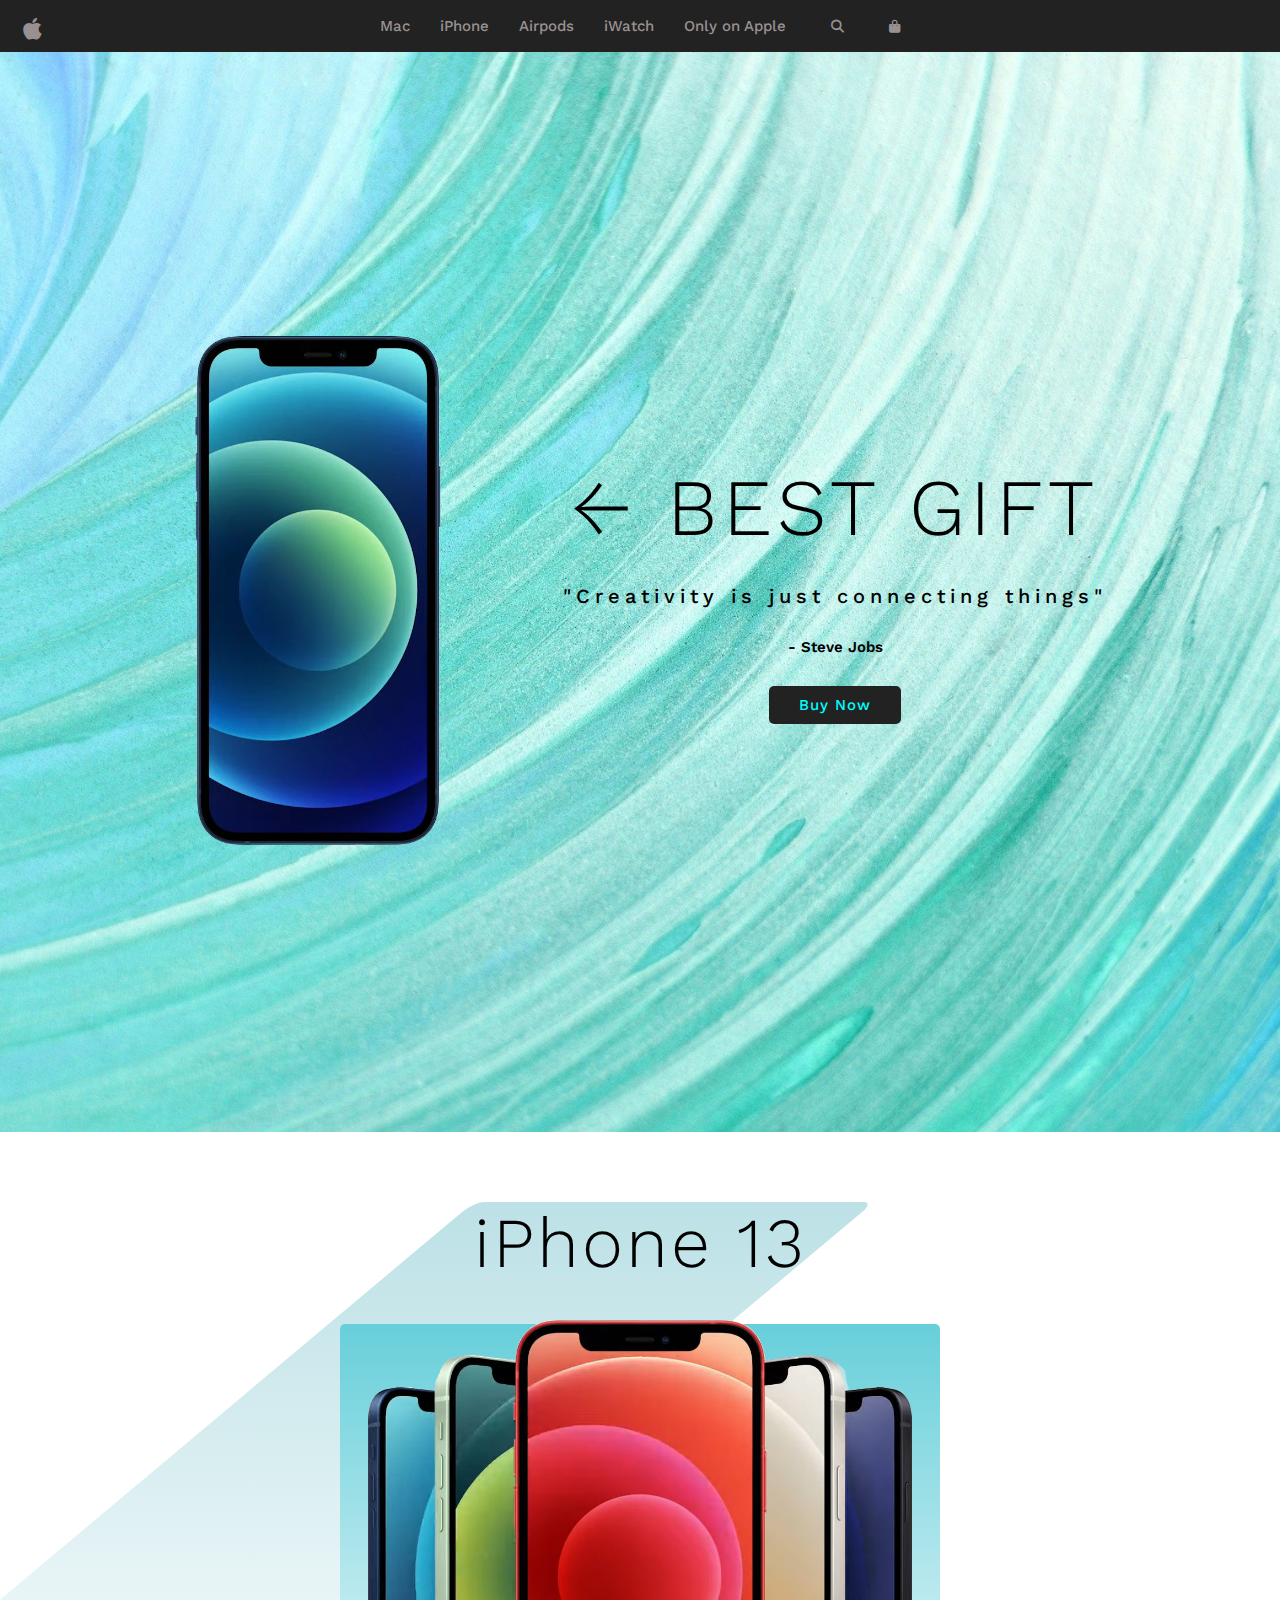
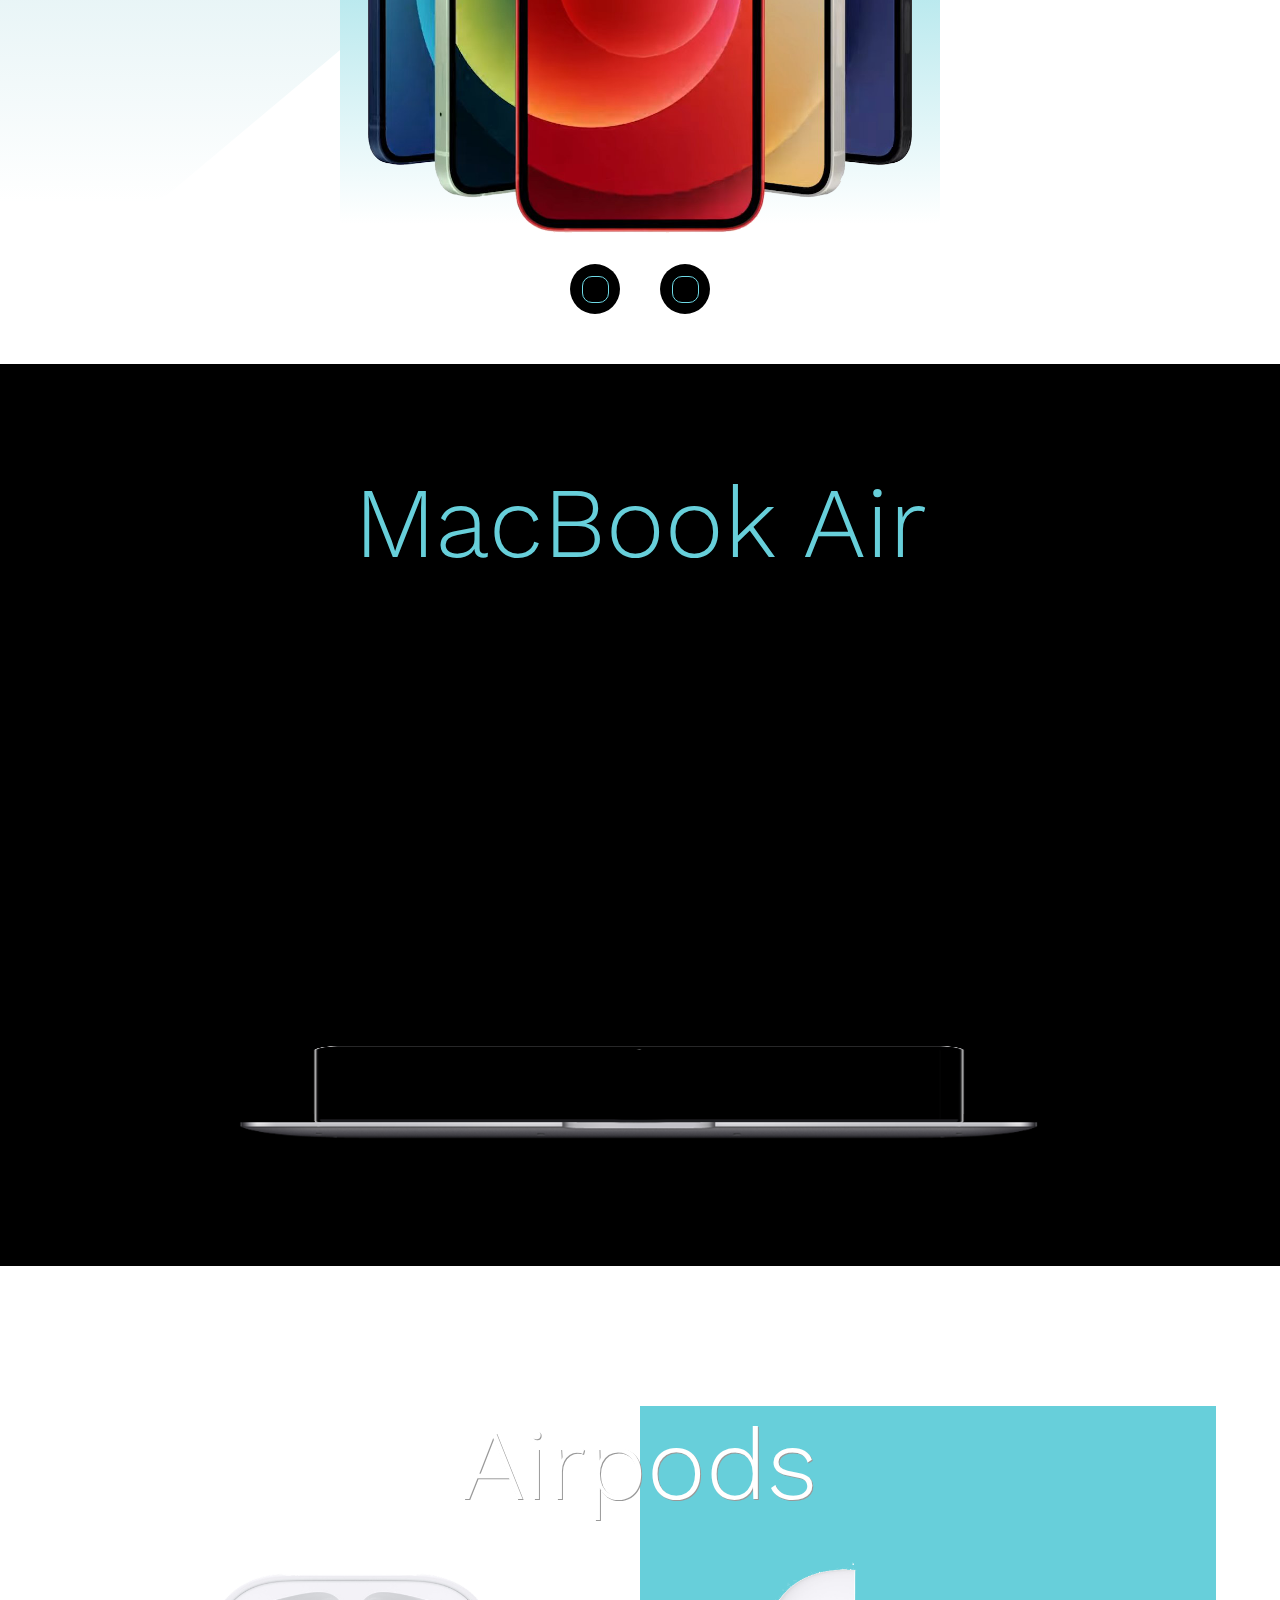
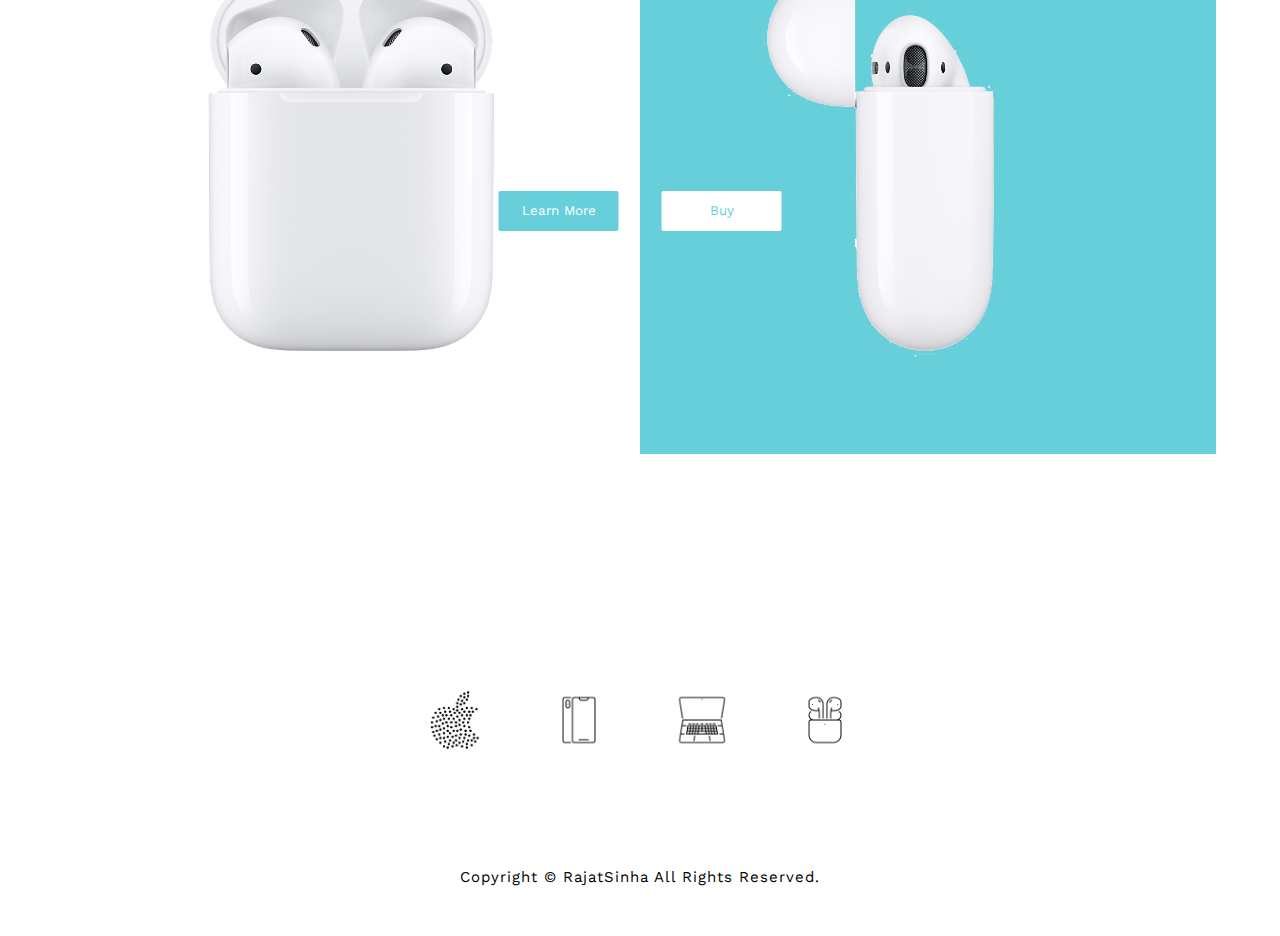
<file: index.html>
<!DOCTYPE html>
<html lang="en">

<head>
    <meta charset="UTF-8">
    <meta http-equiv="X-UA-Compatible" content="IE=edge">
    <meta name="viewport" content="width=device-width, initial-scale=1.0">
    <title>Welcome to Apple</title>
    <link rel="shortcut icon" href="./images/icons/home-icon.png">
    <link rel="stylesheet" href="./style.css">
    <link rel="stylesheet" href="https://cdnjs.cloudflare.com/ajax/libs/font-awesome/6.1.1/css/all.min.css">
</head>

<body>

    <div class="container">
        <!-- Section 1 -->

        <nav class="navbar">

            <a href="#" class="">
                <i class="fab fa-apple logo"></i>
            </a>
            <a href="#" class="navbar-link">Mac</a>
            <a href="#" class="navbar-link">iPhone</a>
            <a href="#" class="navbar-link">Airpods</a>
            <a href="#" class="navbar-link">iWatch</a>
            <a href="#" class="navbar-link">Only on Apple</a>
            <a href="#" class="navbar-link">
                <i class="fa-solid fa-magnifying-glass navbar-link "></i>
            </a>
            <a href="#">
                <i class="fa-solid fa-bag-shopping navbar-link"></i>
            </a>
        </nav>


        <section class="section-1" id="section-1">

            <div class="iphone">

                <img src="./images/iphone.png" alt="">

            </div>

            <div class="section-1-banner">
                <h1>&#8592; Best Gift</h1>
                <p>"Creativity is just connecting things"</p>
                <span>- Steve Jobs</span>
                <button>Buy Now</button>
            </div>

            <div class="slideshow">

            </div>

        </section>


        <!-- End of Section 1 -->

        <!-- Section 2 -->

        <section class="section-2" id="section-2">
            <div class="section-2-heading">
                iPhone 13
            </div>

            <div class="iphones">
                <img src="./images/iPhone 12/iphones-1-img.png" alt="" class="iphone-img-1">
                <img src="./images/iPhone 12/iphones-2-img.png" alt="" class="iphone-img-2">
            </div>

            <div class="btns">
                <a href="" class="iphone-btn"><span>Learn More</span> </a>
                <a href="" class="iphone-btn"><span>Shop</span></a>
            </div>
        </section>
        <!-- End of Section 2 -->

        <!-- Section 3 -->

        <section class="section-3" id="section-3">
            <h1 class="section-3-heading">MacBook Air</h1>

            <div class="section-3-content">

                <img src="./images/MacBook/macbook-screen.png" class="macbook-img-1" alt="">
                <img src="./images/MacBook/macbook-keyboard.png" class="macbook-img-2" alt="">

                <div class="loading-wrapper">
                    <div class="loading">
                        <i class="fab fa-apple"></i>
                        <div class="progress-bar"></div>
                    </div>
                </div>

                <div class="macbook-info">
                    <h2 class="macbook-info-heading">Light. Speed.</h2>
                    <p class="macbook-price">Starting at $999</p>
                    <button class="macbook-btn">Buy Now </button>
                </div>
            </div>
        </section>

        <!-- End of Section 3 -->

        <!-- Section-4 -->

        <section class="section-5" id="section-5">
            <div class="airpods">
                <h1 class="section-5-heading">
                    Airpods
                </h1>

                <img src="./images/AirPods/airpods-1.png" class="airpods-img1">
                <img src="./images/AirPods/airpods-2.png" class="airpods-img2">

                <div class="airpods-buttons">
                    <button class="airpods-btn">Learn More</button>
                    <button class="airpods-btn">Buy</button>
                </div>

            </div>
        </section>
        <!-- End of Section-4 -->

        <!-- Section-5 -->

        <section class="section-6">

            <div class="section-6-icons">
                <a href="#section-1" class="icons-link">
                    <img src="./images/icons/home-icon.png">
                </a>
                <a href="#section-2" class="icons-link">
                    <img src="./images/icons/iphone -icon.png">
                </a>
                <a href="#section-3" class="icons-link">
                    <img src="./images/icons/macbook-icon.png">
                </a>
                <a href="#section-5" class="icons-link">
                    <img src="./images/icons/airpods-icon.png">
                </a>
            </div>
            <p class="copyright">Copyright &copy; RajatSinha All Rights Reserved.</p>


        </section>
        <!--End of Section-5 -->


        <script src="index.js"></script>
</body>

</html>
</file>
<file: style.css>
@import url('https://fonts.googleapis.com/css2?family=Work+Sans:wght@100;200;300;400;500;600;700;800;900&display=swap');

*{
    padding: 0;
    margin: 0;
    box-sizing: border-box;
    list-style: none;
    outline: none;
    text-decoration: none;
    font-family: 'Work Sans', sans-serif;
}

html {
    font-size: 62.5%;
    scroll-behavior: smooth;
}

.section-1{
    width: 100%;
    height: 100vh;
    position: relative;
    display: flex;
    justify-content: center;
    align-items: center;
    
}

.logo {
    font-size: 3rem;
    position: absolute;
    left: 1%;
    top: 0.7rem;
    color: rgb(153, 145, 145);
}

.navbar {
    display: flex;
    justify-content: center;
    position: relative;
    background-color: rgb(35, 34, 34);
    padding: 1.7rem;
    
}

.navbar-link{
    font-size: 1.3rem;
    display: inline-block;
    margin: 0 1.5rem;
    color: rgb(153, 145, 145);
    transition: transform 0.5s;
}

.navbar-link:hover{ 
    color: rgb(202, 199, 199);
    transform: scale(1.1);
}

.section-1-banner{
    display: flex;
    flex-direction: column;
    justify-content: center;
    align-items: center;
    
}


.section-1-banner h1{
    font-size: 8rem;
    font-weight: 300;
    text-transform: uppercase;
    letter-spacing: 0.5rem;
}

.section-1-banner p{
    font-size: 2rem;
    font-weight: 500;
    letter-spacing: 0.5rem;
    margin: 3rem 0;
}   

.section-1-banner span{
    font-size: 1.5rem;
    font-weight: 600;
    margin: 0 0 3rem 0;
}

.section-1-banner button {
    padding: 1rem 3rem;
    font-size: 1.5rem;
    background-color: rgb(35, 34, 34);
    color: aqua;
    font-weight: 500;
    border: none;
    border-radius: 0.5rem;
    cursor: pointer;
    letter-spacing: 0.1rem;
    transition: clip-path 0.5s;
}

.section-1-banner button:hover{
    color: rgb(28, 183, 207);
}

.slideshow {
    width: 100%;
    height: 100%;  
    position: absolute;
    top: 0;
    left:0;  
    z-index: -1;
}

.slideshow div{
    height: 100%;
    width: 100%;
    position: absolute;
    background-size: cover;
    background-position: center;
    background-repeat: no-repeat;
    opacity: 0;
    transition: opacity 3s;
}

.slideshow div.change {
    opacity: 1;
}

.iphone img {
    
    width:29rem;
    height: 55rem;
    margin-right: 10rem;
   
}

/* Section-2 */

.section-2 {
    width: 100%;
    height: 100%;
    padding: 7rem 0 1rem 0;
    display: flex;
    align-items: center;
    justify-content: space-around;
    flex-direction: column;
   

}

.section-2-heading{
    font-size: 7rem;
    font-weight: 300;
    letter-spacing:0.3rem;
    color: black;
    position: relative;
    margin-bottom: 4rem;
}

.section-2-heading::before{
    content: "";
    width: 40rem;
    height: 60rem;
    background-image: linear-gradient(#bce1e6, white);
    position: absolute;
    top: 0;
    left: 0;
    transform:skew(-50deg);
    transform-origin: left top;
    border-radius: 1rem;
    z-index: -1;
}

.iphones {
    height:50rem;
    width:60rem;
    background-image: linear-gradient(#67cfda, white);
    border-radius: 0.5rem;
    display: flex;
    align-items: center;
    justify-content: center;

}

.iphones img{
    height: 60vh;
    width:70vh;
    object-fit: contain;
    position: absolute;
    transition: opacity 2s;
}

.iphone-img-2{
    opacity: 0;
}

.iphones:hover .iphone-img-1{
    opacity: 0;
}

.iphones:hover .iphone-img-2{
    opacity: 1  ;
}


.btns{
    display: flex;
    position: relative;
        
}

.iphone-btn {
   
    height: 5rem;
    width: 5rem;
    background-color: black;
    margin: 4rem 2rem;
    border-radius: 50%;
    display: flex;
    align-items: center;
    justify-content: center;
    

}

.iphone-btn::after{
    content: "";
     width: 50%;
     height: 50%;
     display: block;
     border: 0.1rem solid #6edae6;
     border-radius: 1rem;
    
}

.iphone-btn > span{
    position: absolute;
    top:1.5rem;
    font-size:1.3rem;
    font-weight: 500;
    letter-spacing: .1rem;
    text-transform: uppercase;
    width: max-content;
    color: rgb(30, 161, 161);
    transform: scale(0);
    transition: transform .5s;
}

.iphone-btn:hover span{
    transform: scale(1);
}

.iphone-btn:hover{
    background-color: rgb(39, 38, 38);
}

/* End of Section-2 */


/* Section 3 */

.section-3 {
    width: 100%;
    height: 100%;
    background-color: black;
    display: flex;
    align-items: center;
    justify-content: center;
    flex-direction: column;
   
    padding: 10rem 0;

}

.section-3-heading {
    font-size: 10rem;
    font-weight: 300;
    color: #67cfda;
    margin-bottom: 10rem;
    perspective: 1000rem; 
}

.section-3-content {
    width: 80%;
    display: flex;
    align-items: center;
    justify-content: center;
    flex-direction: column;
    position: relative;
    
}

.section-3-content img {
    width: inherit;
}

.macbook-img-1 {
    transform: rotateX(-80deg);
    transform-origin: bottom;
}

.change .macbook-img-1 {
    transform: rotate(0deg);
    transition: transform 3s;
}

.loading-wrapper {
    position: absolute;
    width: 60%;
    height: 81%;
    background-image: url(./images/MacBook/macbook-1-desktop.png);
    z-index: 1;
    top: 6%;
    opacity: 0;
}

.change .loading-wrapper {
    opacity: 1;
    transition: opacity 1s 2s;
}

.macbook-info {
    position: absolute;
    z-index: 1;
    text-align: center;
    opacity: 0;
}

.change .macbook-info{
    opacity: 1;
    transition: opacity 1s 5s;
}


.macbook-info-heading{
    font-size: 5rem;
    font-weight: 400;
    color: #3e9ca7;
    margin-bottom: 2rem;
}

.macbook-price{
    font-size: 2rem;
    font-weight: 300;
    letter-spacing: 0.2rem;
    margin-bottom: 2rem;
}

.macbook-btn{
    width: 23rem;
    height: 4rem;
    border: none;
    border-radius: 0.5rem;
    background-image: linear-gradient(#ddd, #fff);
    box-shadow: 0.1rem 0.1rem 0.1rem #fff, -0.1rem -0.1rem 0.1rem #fff;
    font-size: 1.5rem;
    font-weight: 500;
    color:#67cfda;
    letter-spacing: 0.2rem;
    cursor: pointer;
}

.loading {
    width: 100%;
    height: 100%;
    position: absolute;
    top: 0;
    left: 0;
    background-color: black;
    display: flex;
    align-items: center;
    justify-content: center;
    flex-direction: column;
}

.change .loading {
    opacity: 0;
    transition: opacity 1s 4s;
}

.loading i{
    color: white;
    font-size: 8rem;
    margin: 2rem 0;
}

.progress-bar{
    width: 15rem;
    height: 0.4rem;
    background-color: #888;
    border-radius: 5rem;
    position: relative;
    
}

.progress-bar::after{
    content: "";
    height: 100%;
    width: 0;
    background-color: white;
    position: absolute;
    top: 0;
    left: 0;

}

.change .progress-bar::after {
    width: 100%;
    transition: width 1s 2s;
}
/* End of Section 3 */

/* Section-4 */

.section-5 {
    width: 100%;
    height: 90vh;
    display: flex;
    justify-content: center;
    align-items: center;
    margin-top: 10rem;
}

.airpods {
    width: 100%;
    height: 100%;
    display: flex;
    justify-content: center;
    position: relative;
    margin-top: 8rem;
}

.airpods-img2 {
    background-color: #67cfda;
}

.section-5-heading{
    position: absolute;
    top: 0;
    left: 50%;
    transform: translateX(-50%);
    font-size: 10rem;
    font-weight: 300;
    color: white;
    text-shadow: .1rem .1rem 0 #999;
}

.airpods img {
    width: 45%;
    height: 80%;
    object-fit: contain;
}

.airpods-buttons {
    position: absolute;
    top: 50%;
    left: 50%;
    transform: translate(-50%, -50%);
}

.airpods-btn {
    width: 12rem;
    height: 4rem;
    background-color: #67cfda;
    border: none;
    margin: 0 2rem;
    border-radius: .2rem;
    color: white;
    cursor: pointer;
}

.airpods-btn:last-child {
    background-color: white;
    color: #67cfda;
}

/* End of Section-4 */

/* Section-5 */

.section-6 {
    width: 100%;
    height: 40vh;
    display: flex;
    justify-content: center;
    align-items: center;
    position: relative;
}

.icons-link img{
    width: 6rem;
}

.icons-link {
    margin: 3rem;
}

.copyright {
    position: absolute;
    bottom: 5rem;
    font-size: 1.5rem;
    letter-spacing: .1rem;
}

/* End of Section-5 */

/* Responsiveness */

@media (max-width: 1500px) {

    .fab {
        padding-top: 1rem;
        font-size: 2.5rem;
        padding-left: 1rem;
    }

    .navbar a {
        font-size: 1.5rem;
        font-weight: 500;
    }

    .section-1 {       
        height: 120vh;
    }

    .section-6-icons {
        margin-bottom: 7rem;
    }
}

@media (max-width: 1100px) {
    .fab {
        font-size: 2rem;
        
    }

    .navbar a {
        font-size: 1.5rem;
        font-weight: 700;
        margin: 0 1rem;
    }

    .section-5 {
        margin-top: 5rem;
    }

    .section-5-heading {
        padding-bottom: 5rem;
    }

    .airpods img{
        height: 100%;
        width: 50%;
        padding-top: 2rem;     
    }

    .airpods-buttons {
        top: 60%;
        margin-left: 1.5rem;  
    }

    .section-6 {
        margin-top: 12rem;
    }
}



@media (max-width: 700px) {

  

    .navbar {
        width: 120%;
    }

    .navbar-link {
        font-size: 2rem;
    }
   
    .section-1 {
        height: 120vh;
        width: 120%;
        justify-content: center;
        align-items: center;
        flex-direction: column;
    }

    .iphone img{
        width:20rem;
        height:40rem; 
        margin-left: 12rem;
            
    }

    .section-1-banner {
        margin-top: 2rem;
    }

    .section-1-banner h1 {
        font-size: 5rem;
        font-weight: 300;
    }

    .section-1 p{
        font-size: 2.2rem;
        text-align: center;
        margin-left: 5rem;
    }

    .section-1-banner span {
        font-size: 2rem;
    }

    .section-2 {
        height: 120vh;
        width: 120%;
    }

    .section-2-heading {
        margin-bottom: 8rem;
    }

    .iphones img {
        height: 50rem;
        width: 50rem;
    }

    .section-3 {
        height: 100vh;
        width: 120%;
    }

    .section-3-heading{
        font-size: 7rem;
    }

    .loading i{
        font-size: 4rem;
    }

    .progress-bar{
        width: 10rem;
    }
    .macbook-info-heading {
        font-size: 2.5rem;
        font-weight: 500;
    }

    .macbook-price {
        font-size: 2rem;
    }
    .macbook-btn{
        width: 70%;
        height: 3.5rem;
        font-size: 1.5rem;
    }

    .section-5{
        height: 55vh;
        margin-left: 3rem;
    }
    
    .section-5-heading {
        font-size: 8rem;
    }

    .airpods-buttons{
        top:75%;
        display: flex;
        transform: translateX(-40%, -30%);
    }

    .airpods img{
        height: 45rem;
    }

    .airpods-btn {
        margin-right: 12rem;
    }

    .airpods-btn:first-child{
       
        margin-left: 10rem;
    }

    .section-6 {
        height: 25vh;
        width:80%;
        margin-bottom:0;
        margin-left: 10rem;
        margin-top: 20rem;
    }

    .icons-link {
        margin: 1rem;
        
    }

}

@media (max-width: 500px) {


    html {
        overflow-x: hidden;
      }

    .navbar {
        width:139.5%;
        padding: 2rem 0;
        justify-content: center;
        align-items: center;
        
    }

    .logo {
        margin-right: 10rem;
        font-size: 2.7rem;
    }

    
    .navbar a {
        font-size: 1.5rem;
        margin: 0 1rem;    
    }

    .logo {
       opacity: 1;
       font-size: 2.5rem;
      
    }

    .navbar-link {
        font-size: 2rem;
        display: flex;

    }

    .navbar-link i {
        margin-right:0.5rem;
    }

 

    .iphone{
        margin-right: 3rem;
    }

    .section-1-banner {
        margin-right: 4rem;
    }

    .section-1 {
        width:139.5%;  
        height: 100vh;
        
    }

    .section-2 {
        width:129%;  
        height: 100vh;
    }
    
    .section-3 {
        width:140%;  
        height: 100vh;
    }

    .section-5 {
        margin-top: 15rem;
        margin-bottom: 30rem;
        margin-left: 6rem;
        
    }

    .airpods-buttons {
        top: 70%;
        left:40%;
        transform: translate(-42%, -55%);
    }

    .airpods-btn:first-child {
        margin-right:5rem ;
    }

    .airpods-btn {
        margin-left: 5rem;
        font-size: 1.7rem;
        
    }

    .section-6 {
        margin-left: 13rem;
    }

    .icons-link img {
        height: 5rem;
        width: 5rem;
    }

    .copyright {
        font-size: 1.3rem;
        font-weight: 500;
    }

}

@media (max-width: 400px) {

    .navbar {
        width: 170%;
        
    }

    .logo {
        margin-left: 1rem;
    }

   .navbar-link i {
        margin-left: 3rem;
    }

    .section-1 {
        width: 170%;
        height: 120vh;
    }
    
    .section-2{
        width: 140%;
        height: 120vh;  
        margin-left: 6rem;
    }

    .iphone-img-1 {
        margin-left: 4rem;
    }

    .section-2-heading {
        font-size: 6rem;
        
    }

    .section-3 {
        width: 170%;
        height: 100vh;
    }

    .section-5 {
        width: 100%;
        margin-left: 13rem;
        
    }

    .airpods-buttons {
        top: 80%;
        left:40%;
        transform: translate(-45%, -50%);
    }

    .airpods-btn:first-child{
        
        width: 12rem
    }

    .airpods-btn {
        width: 9rem;  
    }


    .section-6 {
        
        height: 35vh;
        margin-left: 15rem;
        
    }

    .copyright {
       text-align: center;
       font-size: 1.5rem;
       margin-bottom: 2rem;
      
    }

    @media (max-width: 370px) {
        .airpods-buttons {
            top: 100%;
            left:40%;
            transform: translate(-45%, -50%);
        }

        .icons-link img {
            height: 4rem;
            width: 4rem;
        }
    } 






}


   
/* End of Responsiveness */
</file>
